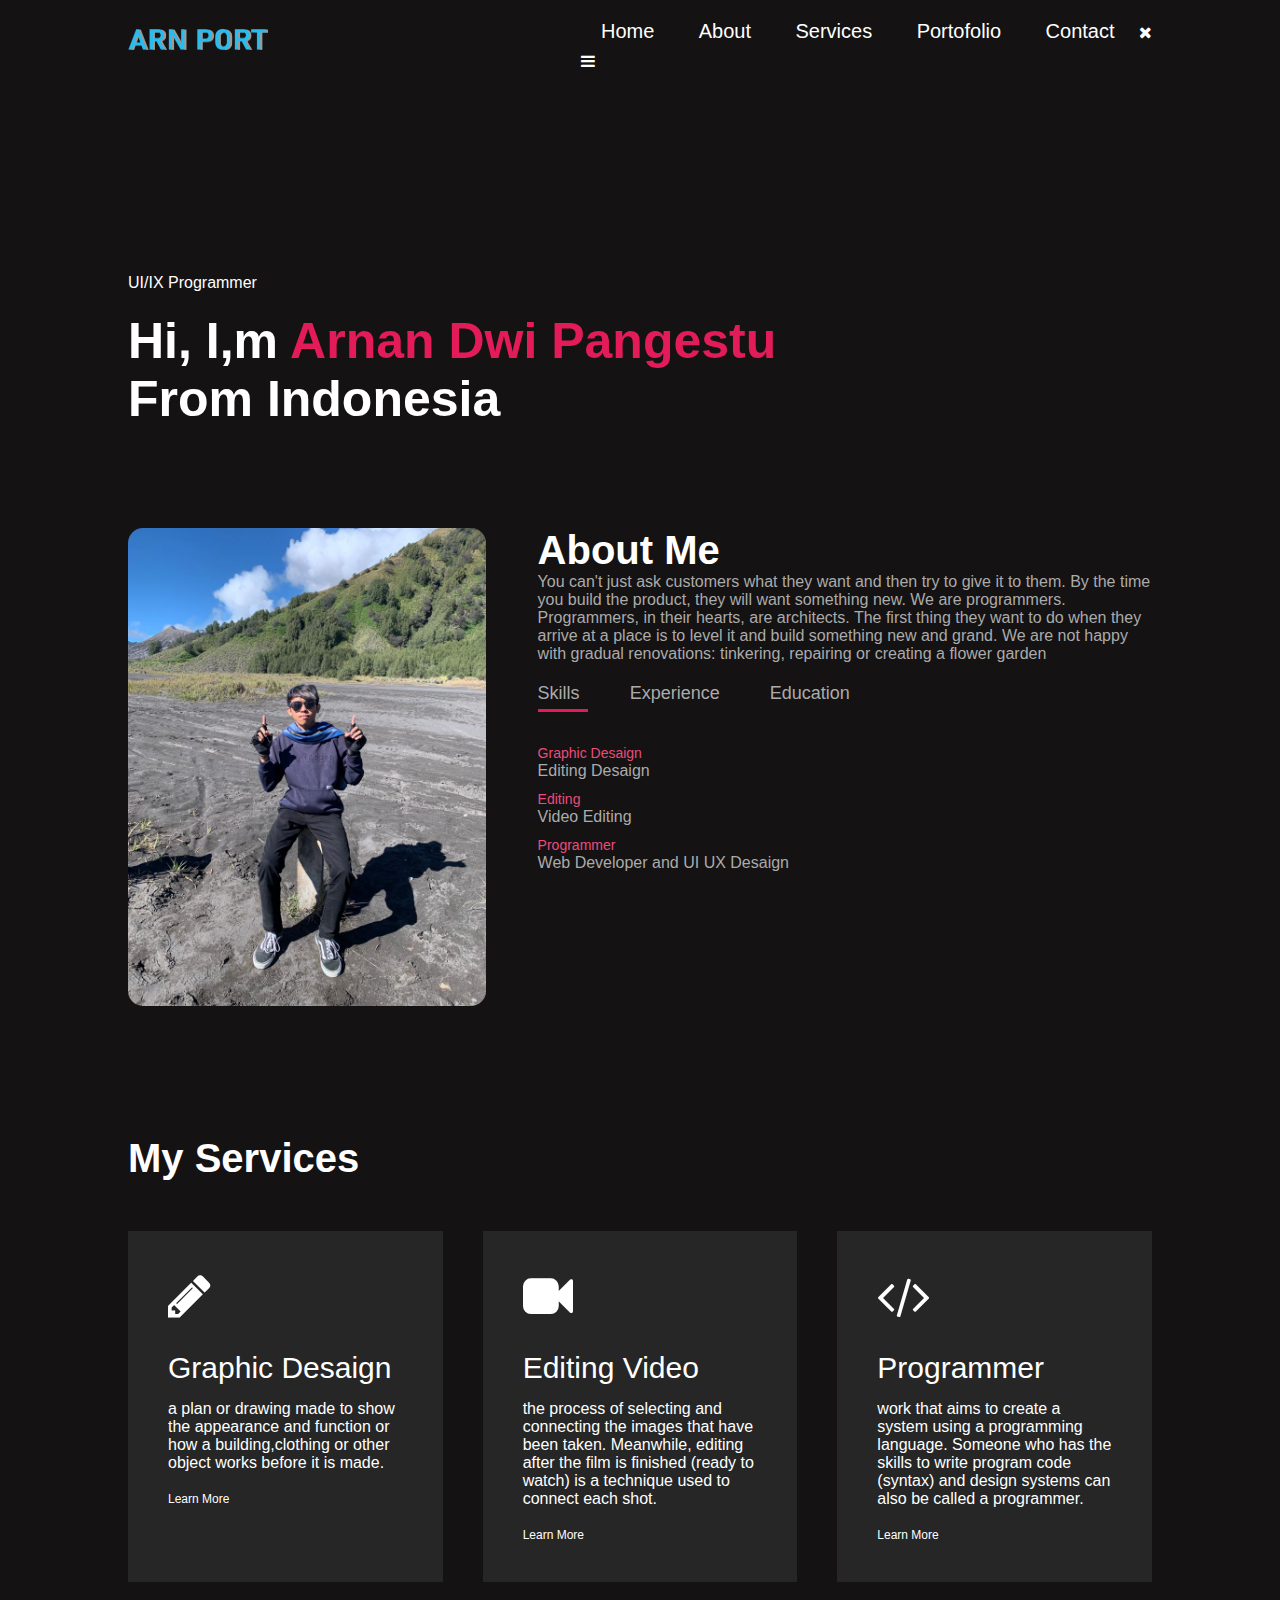
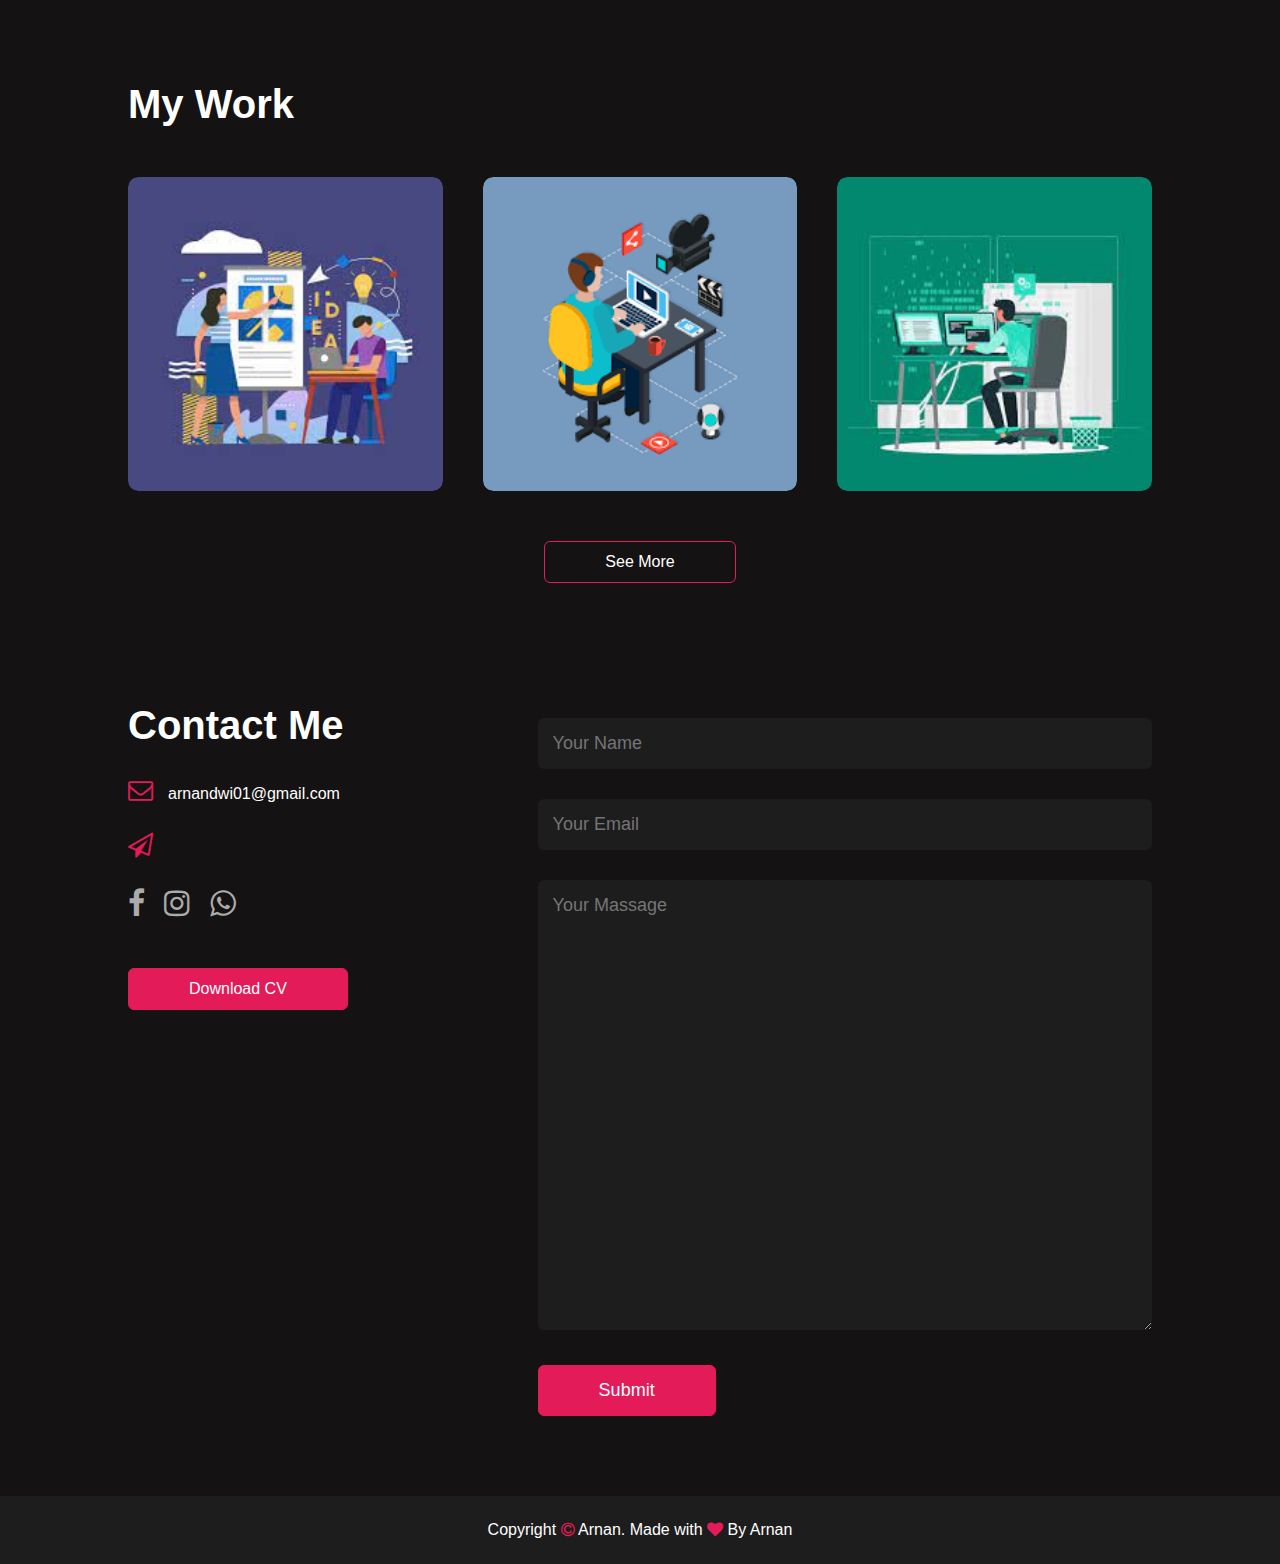
<file: index.html>
<script>
    var tablinks = document.getElementsByClassName("tab-links");
    var tabcontents = document.getElementsByClassName("tab-contents");

    function opentab(tabname) {
        for (var i = 0; i < tablinks.length; i++) {
            tablinks[i].classList.remove("active-link");
        }

        for (var i = 0; i < tabcontents.length; i++) {
            tabcontents[i].classList.remove("active-tab");
        }
        event.currentTarget.classList.add("active-link");
        document.getElementById(tabname).classList.add("active-tab");
    }
</script>

<script>
    var sidemenu = document.getElementById("sidemenu");
        
    function openmenu() {
        sidemenu.style.right = "0";
}

    function closemenu() {
        sidemenu.style.right = "-200px";
}
</script>
    
<!DOCTYPE html>
<html lang="en">
    <head>
        <meta charset="UTF-8">
        <title>WELCOME TO MY PORTOFOLIO</title>
        <link rel="shorcut icon" href="logo.jpg" type="image/x-icon">
        <!-- <meta name="viewport" content="width=device-width, initial-scale=1.0"> -->
        <link rel="stylesheet" href="style.css">
        <link rel="stylesheet" href="https://maxcdn.bootstrapcdn.com/font-awesome/4.5.0/css/font-awesome.min.css" />
    </head>

    <body>
        <div id="header">
            <div class="container">
                <nav>
                    <div class="col-1">
                    <img src="logo 1.png" alt="logoo">
                    </div>
                    <ul id="sidemenu">
                        <li><a href="#header">Home</a></li>
                        <li><a href="#about">About</a></li>
                        <li><a href="#services">Services</a></li>
                        <li><a href="#portofolio">Portofolio</a></li>
                        <li><a href="#contact">Contact</a></li>
                        <i class="fa fa-times" aria-hidden="true" onclick="closemenu()"></i>
                        <ul>
                            <i class="fa fa-bars" aria-hidden="true" onclick="openmenu()"></i>
                        </ul>
                    </ul>
                </nav>
                <div class="header-text">
                    <p>UI/IX Programmer</p>
                    <h1>Hi, I,m <span>Arnan Dwi Pangestu</span> <br>From Indonesia </h1>
                </div>
        </div>

        <div id="about">
            <div class="container">
                <div class="row">
                    <div class="about-col-1">
                        <img src="foto 1.jpeg">
                    </div>
                    <div class="about-col-2">
                        <h1 class="sub-title">About Me</h1>
                        <p>
                            You can't just ask customers what they want and then try to give it to them.
                            By the time you build the product, they will want something new. We are programmers.
                            Programmers, in their hearts, are architects. The first thing they want to do when
                            they arrive at a place is to level it and build something new and grand. We are not
                            happy with gradual renovations: tinkering, repairing or creating a flower garden
                        </p>

                        <div class="tab-titles">
                            <p class="tab-links active-link" onclick="opentab('Skills')">
                                Skills
                            </p>
                            <p class="tab-links" onclick="opentab('Experience')">
                                Experience
                            </p>
                            <p class="tab-links" onclick="opentab('Education')">
                                Education
                            </p>
                        </div>
                        <div class="tab-contents active-tab" id="Skills">
                            <ul>
                                <li><span>Graphic Desaign</span><br>Editing Desaign</li>
                                <li><span>Editing</span><br>Video Editing</li>
                                <li><span>Programmer</span><br>Web Developer and UI UX Desaign</li>
                            </ul>
                        </div>
                        <div class="tab-contents" id="Experience">
                            <ul>
                                <li>
                                    <span>2020 - Curent</span><br>University Duta Bangsa
                                </li>
                                <li>
                                    <span>2017 - 2020</span><br>High School Kristen 1 Surakarta
                                </li>
                                <li>
                                    <span>2013 - 2017</span><br>Junior High Shcool Kristen 1 Surakarta
                                </li>
                            </ul>
                        </div>
                        <div class="tab-contents" id="Education">
                            <ul>
                                <li><span>2020</span><br>Information Technology</li>
                                <li><span>2019</span><br>Editing Video</li>
                                <li><span>2018</span><br>Graphic Desaign</li>
                                <li><span>2017</span><br>Pascal, computer network</li>
                            </ul>
                        </div>
                    </div>
                </div>
            </div>
        </div>

        <div id="services">
            <div class="container">
                <h1 class="sub-title">My Services</h1>
                <div class="services-list">
                    <div>
                        <i class="fa fa-pencil" aria-hidden="true"></i>
                        <h2>Graphic Desaign</h2>
                        <p>
                            a plan or drawing made to show the appearance and
                            function or how a building,clothing or other object works
                            before it is made.
                        </p>
                        <a href="#">Learn More</a>
                    </div>
                    <div>
                        <i class="fa fa-video-camera" aria-hidden="true"></i>
                        <h2>Editing Video</h2>
                        <p>
                            the process of selecting and connecting the images that have 
                            been taken. Meanwhile, editing after the film is finished 
                            (ready to watch) is a technique used to connect each shot.
                        </p>
                        <a href="#">Learn More</a>
                    </div>
                    <div>
                        <i class="fa fa-code" aria-hidden="true"></i>
                        <h2>Programmer</h2>
                        <p>
                            work that aims to create a system using a programming language.
                            Someone who has the skills to write program code (syntax) 
                            and design systems can also be called a programmer.
                        </p>
                        <a href="#">Learn More</a>
                    </div>
                </div>
            </div>
        </div>

        <div id="portofolio">
            <div class="container"> 
                <h1 class="sub-title">My Work</h1>
                <div class="work-list">
                    <div class="work">
                        <img src="gd.jpg" />
                        <div class="layer">
                            <h3>Graphic Desaign</h3>
                            <p>
                                a plan or drawing made to show the appearance and
                                function or how a building,clothing or other object works
                                before it is made.
                            </p>
                            <a href="a">
                                <i class="fa-solid fa-arrow-up-right-from-square"></i>
                            </a>
                        </div>
                    </div>
                    <div class="work">
                        <img src="ev.png" />
                        <div class="layer">
                            <h3>Editing Video</h3>
                            <p>
                                the process of selecting and connecting the images that have 
                                been taken. Meanwhile, editing after the film is finished 
                                (ready to watch) is a technique used to connect each shot.
                            </p>
                            <a href="a">
                                <i class="fa-solid fa-arrow-up-right-from-square"></i>
                            </a>
                        </div>
                    </div>
                    <div class="work">
                        <img src="pm.jpg" />
                        <div class="layer">
                            <h3>Programmer</h3>
                            <p>
                                work that aims to create a system using a programming language.
                                Someone who has the skills to write program code (syntax) 
                                and design systems can also be called a programmer.
                            </p>
                            <a href="a">
                                <i class="fa-solid fa-arrow-up-right-from-square"></i>
                            </a>
                        </div>
                    </div>
                </div>
                <a href="a" class="btn">See More</a>
            </div>
        </div>
        <div id="contact">
            <div class="container">
                <div class="row">
                    <div class="contact-left">
                        <h1 class="sub-title">Contact Me</h1>
                        <p><i class="fa fa-envelope-o" aria-hidden="true"></i>arnandwi01@gmail.com</p>
                        <p><i class="fa fa-paper-plane-o" aria-hidden="true"></i></p>
                        <div class="social-icons">
                            <a href="https://facebook.com/Ar Ar">
                                <i class="fa fa-facebook" aria-hidden="true"></i>
                            </a>
                            <a href="https://www.instagram.com/arnann_n">
                                <i class="fa fa-instagram" aria-hidden="true"></i>
                            </a>
                            <a href="">
                                <i class="fa fa-whatsapp" aria-hidden="true"></i>
                            </a>
                        </div>
                        <a href="CV.jpg" download class="btn btn2">Download CV</a>
                    </div>
                    <div class="contact-right">
                        <form>
                            <input type="text" name="Name" placeholder="Your Name" required>
                            <input
                                type="email"
                                name="email"
                                placeholder="Your Email"
                                required
                            />
                            <textarea
                                name="Massage"
                                rows="20"
                                placeholder="Your Massage"
                            ></textarea>
                            <button type="submit" class="btn btn2">Submit</button>
                        </form>
                    </div>
                </div>
            </div>
            <div class="copyright">
                <p>
                    Copyright <i class="fa fa-copyright" aria-hidden="true"></i> Arnan. Made with
                    <i class="fa fa-heart" aria-hidden="true"></i> By Arnan
                </p>
            </div>
        </div>
    </body> 
</html>
</file>
<file: style.css>
* {
    margin: 0;
    padding: 0;
    font-family: "poppins", sans-serif;
    box-sizing: border-box;
    font-size: medium;
}
 
html {
    scroll-behavior: smooth;
}

body {
    background: #141212;
    color: #fff;
}

#header {
    width: 100%;
    height: 100vh;
    background-image: #050505;
    background-size: cover;
    background-position: center;
}

.container {
    padding: 10px 10%;
}

nav {
    display: flex;
    align-items: center;
    justify-content: space-between;
    flex-wrap: wrap;
}

.logo {
    width: 140px;
}

.col-1 img{
    width: 140px;
}

nav ul li {
    display: inline-block;
    list-style: none;
    margin: 10px 20px;
}

nav ul li a {
    color: #ffffff;
    text-decoration: none;
    font-size: 20px;
    position: relative;
}

nav ul li a::after {
    content: "";
    width: 0;
    height: 3px;
    background: #e31b59;
    position: absolute;
    left: 0;
    bottom: -6px;
    transition: 0.5s;
}

nav ul li a:hover::after {
    width: 100%;
}

.header-text {
    margin-top: 20%;
    font-size: 30px;
}

.header-text h1 {
    font-size: 50px;
    margin-top: 20px;
}

.header-text h1 span {
    font-size: 50px;
    color: #e31b59;
}

/* ABOUT */
#about {
    padding: 80px 0;
    color: #ababab;
}

.row {
    display: flex;
    justify-content: space-between;
    flex-wrap: wrap;
}

.about-col-1 {
    flex-basis: 35%;
}

.about-col-1 img {
    width: 100%;
    border-radius: 15px;
}

.about-col-2 {
    flex-basis: 60%;
}

.sub-title {
    font-size: 40px;
    font-weight: 600;
    color: #fff;
}

.tab-titles {
    display: flex;
    margin: 20px 0 40px;
}

.tab-links {
    margin-right: 50px;
    font-size: 18px;
    font-weight: 500;
    cursor: pointer;
    position: relative;
}

.tab-links::after {
    content: "";
    width: 0;
    height: 3px;
    background: #e31b59;
    position: absolute;
    left: 0;
    bottom: -8px;
    transition: 0.5s;
}

.tab-links.active-link::after {
    width: 50px;
}

.tab-contents ul li {
    list-style: none;
    margin: 10px 0;
}

.tab-contents ul li span {
    color: #eb4c7e;
    font-size: 14px;
}

.tab-contents {
    display: none;
}

.tab-contents.active-tab {
    display: block;
}

#services {
    padding: 30px 0;
}

.services-list {
    display: grid;
    grid-template-columns: repeat(auto-fit, minmax(250px, 1fr));
    grid-gap: 40px;
    margin-top: 50px;
}

.services-list div {
    background-color: #262626;
    padding: 40px;
    font-size: 13px;
    font-weight: 300;
    border-right: 10px;
    transition: background 0.3s, transform 0.5s;
}

.services-list div i {
    font-size: 50px;
    margin-bottom: 30px;
}

.services-list div h2 {
    font-size: 30px;
    font-weight: 500;
    margin-bottom: 15px;
}

.services-list div a {
    text-decoration: none;
    color: #fff;
    font-size: 12px;
    margin-top: 20px;
    display: inline-block;
}

.services-list div:hover {
    background: #e31b59;
    transform: translateY(-10px);
}

#portofolio {
    padding: 50px 0;
}

.work-list {
    display: grid;
    grid-template-columns: repeat(auto-fit, minmax(25px, 1fr));
    grid-gap: 40px;
    margin-top: 50px;
}

.work {
    border-radius: 10px;
    position: relative;
    overflow: hidden;
}

.work img {
    width: 100%;
    border-radius: 10px;
    display: block;
    transition: transform 0.5s;
}

.layer {
    width: 100%;
    height: 0%;
    background: linear-gradient(rgba(0, 0, 0, 0.6), #e31b59);
    border-radius: 10px;
    position: absolute;
    left: 0;
    bottom: 0;
    overflow: hidden;
    display: flex;
    align-items: center;
    justify-content: center;
    flex-direction: column;
    padding: 0 40px;
    text-align: center;
    font-size: 14px;
    transition: height 0.5s;
}

.layer h3 {
    font-weight: 500;
    margin-bottom: 20px;
}

.layer a {
    margin-top: 20px;
    color: #e31b59;
    text-decoration: none;
    font-size: 18px;
    line-height: 60px;
    background: #fff;
    width: 60px;
    border-radius: 50%;
    text-align: center;
}

.work:hover img {
    transform: scale(1.1);
}

.work:hover .layer {
    height: 100%;
}

.btn {
    display: block;
    margin: 50px auto;
    width: fit-content;
    border: 1px solid #e31b59;
    padding: 11px 60px;
    border-radius: 6px;
    text-decoration: none;
    color: white;
    transition: background0.5s;
}

.btn:hover {
    background: #e31b59;
}

.contact-left {
    flex-basis: 35%;
}

.contact-right {
    flex-basis: 60%;
}

.contact-left p {
    margin-top: 30px;
}

.contact-left p i {
    color: #e31b59;
    margin-right: 15px;
    font-size: 25px;
}

.social-icons {
    margin-top: 30px;
}

.social-icons a {
    text-decoration: none;
    font-size: 30px;
    margin-right: 15px;
    color: #ababab;
    display: inline-block;
    transition: transform 0.5s;
}

.social-icons a:hover {
    color: #e31b59;
    transform: translateY(-5px);
}

.btn.btn2 {
    display: inline-block;
    background: #e31b59;
}

.contact-right form {
    width: 100%;
}

form input,
form textarea {
    width: 100%;
    border: 0;
    outline: none;
    background: #1d1d1d;
    padding: 15px;
    margin: 15px 0;
    color: #fff;
    font-size: 18px;
    border-radius: 6px;
}

form .btn2 {
    padding: 14px 60px;
    font-size: 18px;
    margin-top: 20px;
    cursor: pointer;
}

.copyright {
    width: 100%;
    text-align: center;
    padding: 25px 0;
    background: #1d1d1d;
    font-weight: 300;
    margin-top: 20px;
}

.copyright i {
    color: #e31b59;
}

/* HP */
nav .fa-solid {
    display: none;
}

@media screen and (max-width: 767px) {
  
    #header {
        background-image: url(logo.jpg);
    }
    .header-text {
        margin-top: 100%;
        font-size: 16px;
    }

    .header-text {
        font-size: 30px;
    }

    nav .fa-solid {
        display: block;
        font-size: 25px;
    }


nav ul {
    background: #e31b59;
    position: fixed;
    top: 0;
    right: -200px;
    width: 200px;
    height: 200vh;
    padding-top: 50px;
    z-index: 2;
    transition: right 0.5s;
    }

    nav ul li {
        display: block;
        margin: 25px;
    }

    nav ul .fa-solid {
        position: absolute;
        top: 25px;
        left: 25px;
        cursor: pointer;
    }

    .sub-title {
        font-size: 40px;
    }

    .about-col-1,
    .about-col-2 {
        flex-basis: 100%;
    }

    .about-col-1 {
        margin-bottom: 30px;
    }
    .about-col-2 {
        font-size: 14px;
    }

    .tab-links {
        font-size: 16px;
        margin-right: 20px;
    }
    .contact-left,
    .contact-right {
        flex-basis:  100%;
    }

    .copyright {
        font-size: 14px;
    }
}
</file>
